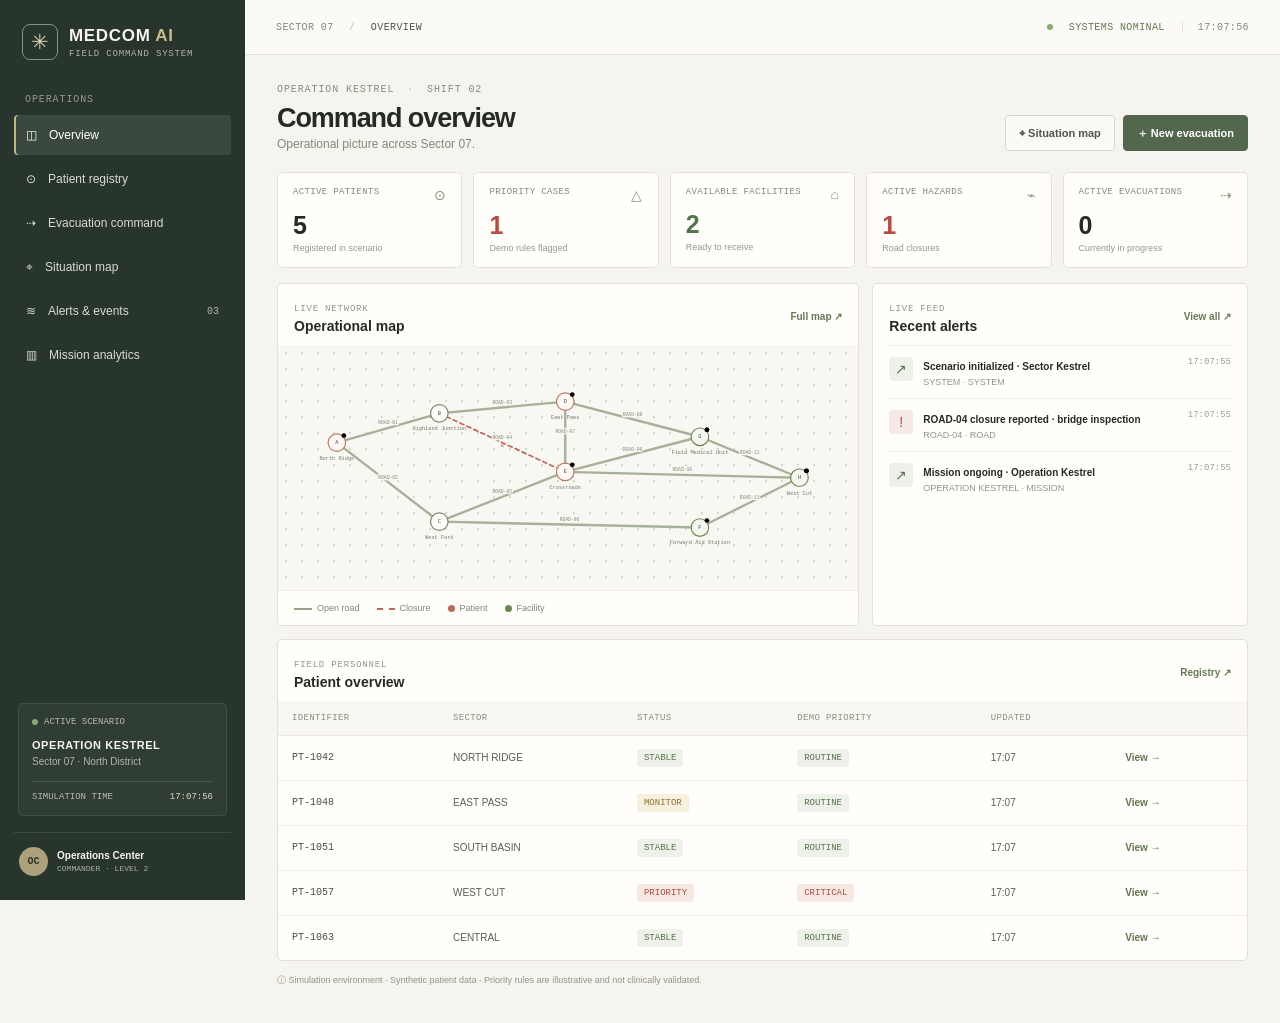
<file: index.html>
<!doctype html><html lang="en"><head><meta charset="utf-8"><meta name="viewport" content="width=device-width, initial-scale=1"><meta name="theme-color" content="#27352c"><title>MEDCOM AI · Command overview</title><link rel="stylesheet" href="style.css"></head>
<body data-page="overview"><aside class="sidebar"><a class="brand" href="index.html"><span class="brand-mark">✳</span><span><b>MEDCOM <i>AI</i></b><small>FIELD COMMAND SYSTEM</small></span></a><div class="nav-label">OPERATIONS</div><nav><a class="nav-link active" href="index.html">◫ <span>Overview</span></a><a class="nav-link" href="patient_registry.html">⊙ <span>Patient registry</span></a><a class="nav-link" href="evacuation_command.html">⇢ <span>Evacuation command</span></a><a class="nav-link" href="situation_map.html">⌖ <span>Situation map</span></a><a class="nav-link" href="alerts_events.html">≋ <span>Alerts & events</span><em id="event-count">02</em></a><a class="nav-link" href="mission_analytics.html">▥ <span>Mission analytics</span></a></nav><div class="sidebar-bottom"><div class="scenario"><small><i></i> ACTIVE SCENARIO</small><b>OPERATION KESTREL</b><span>Sector 07 · North District</span><hr><small>SIMULATION TIME <strong id="clock">--:--:--</strong></small></div><div class="operator"><span>OC</span><div><b>Operations Center</b><small>COMMANDER · LEVEL 2</small></div></div></div></aside>
<main class="main"><header class="topbar"><div>SECTOR 07 <i>/</i> <b>OVERVIEW</b></div><div><span class="system-status"><i></i> SYSTEMS NOMINAL</span><span class="top-clock" id="top-clock">--:--:--</span></div></header><div class="content"><section class="page-head"><div><div class="eyebrow">OPERATION KESTREL <span>·</span> SHIFT 02</div><h1>Command overview</h1><p>Operational picture across Sector 07.</p></div><div class="head-buttons"><a class="button button-light" href="situation_map.html">⌖ Situation map</a><a class="button button-dark" href="evacuation_command.html">＋ New evacuation</a></div></section>
<section class="stats" id="stats"></section><section class="overview-grid"><article class="panel"><div class="panel-heading"><div><small>LIVE NETWORK</small><h2>Operational map</h2></div><a href="situation_map.html" class="link">Full map ↗</a></div><div id="preview-map" class="map preview-map"></div><div class="legend"><span><i class="line"></i>Open road</span><span><i class="line closed"></i>Closure</span><span><i class="dot patient"></i>Patient</span><span><i class="dot facility"></i>Facility</span></div></article><article class="panel"><div class="panel-heading"><div><small>LIVE FEED</small><h2>Recent alerts</h2></div><a href="alerts_events.html" class="link">View all ↗</a></div><div class="alert-list" id="alert-summary"></div></article></section>
<article class="panel table-panel"><div class="panel-heading"><div><small>FIELD PERSONNEL</small><h2>Patient overview</h2></div><a href="patient_registry.html" class="link">Registry ↗</a></div><div class="table-wrap"><table><thead><tr><th>IDENTIFIER</th><th>SECTOR</th><th>STATUS</th><th>DEMO PRIORITY</th><th>UPDATED</th><th></th></tr></thead><tbody id="patient-summary"></tbody></table></div></article><p class="notice">ⓘ Simulation environment · Synthetic patient data · Priority rules are illustrative and not clinically validated.</p></div></main><div id="modal-root"></div><div id="toast" class="toast"></div><script src="simulation.js"></script><script src="app.js" defer></script></body></html>
</file>
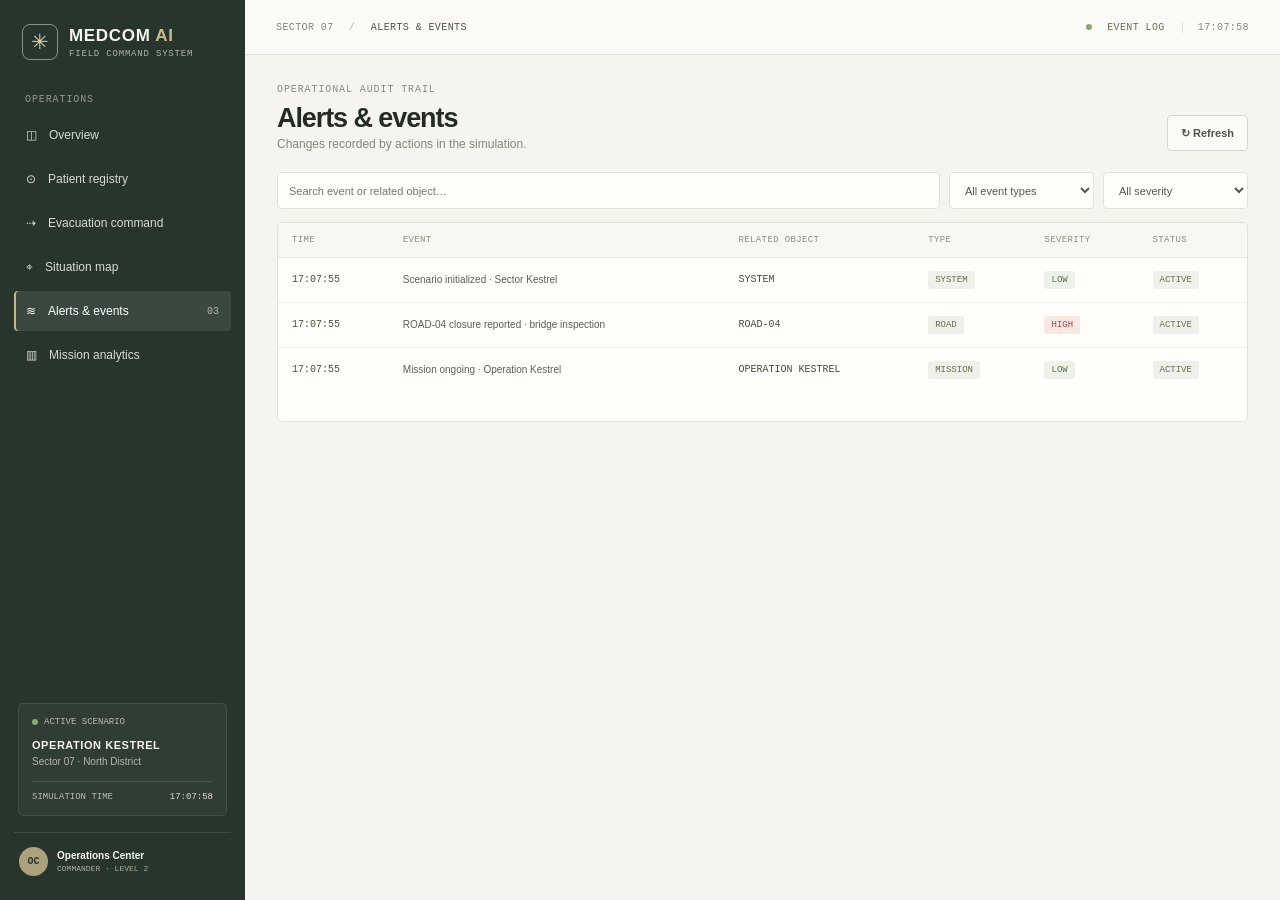
<file: alerts_events.html>
<!doctype html><html lang="en"><head><meta charset="utf-8"><meta name="viewport" content="width=device-width, initial-scale=1"><meta name="theme-color" content="#27352c"><title>MEDCOM AI · Alerts & events</title><link rel="stylesheet" href="style.css"></head>
<body data-page="events"><aside class="sidebar"><a class="brand" href="index.html"><span class="brand-mark">✳</span><span><b>MEDCOM <i>AI</i></b><small>FIELD COMMAND SYSTEM</small></span></a><div class="nav-label">OPERATIONS</div><nav><a class="nav-link" href="index.html">◫ <span>Overview</span></a><a class="nav-link" href="patient_registry.html">⊙ <span>Patient registry</span></a><a class="nav-link" href="evacuation_command.html">⇢ <span>Evacuation command</span></a><a class="nav-link" href="situation_map.html">⌖ <span>Situation map</span></a><a class="nav-link active" href="alerts_events.html">≋ <span>Alerts & events</span><em id="event-count">02</em></a><a class="nav-link" href="mission_analytics.html">▥ <span>Mission analytics</span></a></nav><div class="sidebar-bottom"><div class="scenario"><small><i></i> ACTIVE SCENARIO</small><b>OPERATION KESTREL</b><span>Sector 07 · North District</span><hr><small>SIMULATION TIME <strong id="clock">--:--:--</strong></small></div><div class="operator"><span>OC</span><div><b>Operations Center</b><small>COMMANDER · LEVEL 2</small></div></div></div></aside>
<main class="main"><header class="topbar"><div>SECTOR 07 <i>/</i> <b>ALERTS & EVENTS</b></div><div><span class="system-status"><i></i> EVENT LOG</span><span class="top-clock" id="top-clock">--:--:--</span></div></header><div class="content"><section class="page-head"><div><div class="eyebrow">OPERATIONAL AUDIT TRAIL</div><h1>Alerts & events</h1><p>Changes recorded by actions in the simulation.</p></div><button class="button button-light" id="refresh-events">↻ Refresh</button></section><div class="toolbar"><input id="event-search" type="search" placeholder="Search event or related object…"><select id="event-type"><option value="">All event types</option></select><select id="event-severity"><option value="">All severity</option><option>HIGH</option><option>MEDIUM</option><option>LOW</option></select></div><article class="panel table-panel"><div class="table-wrap"><table><thead><tr><th>TIME</th><th>EVENT</th><th>RELATED OBJECT</th><th>TYPE</th><th>SEVERITY</th><th>STATUS</th></tr></thead><tbody id="event-list"></tbody></table></div></article></div></main><div id="toast" class="toast"></div><script src="simulation.js"></script><script src="app.js" defer></script></body></html>
</file>
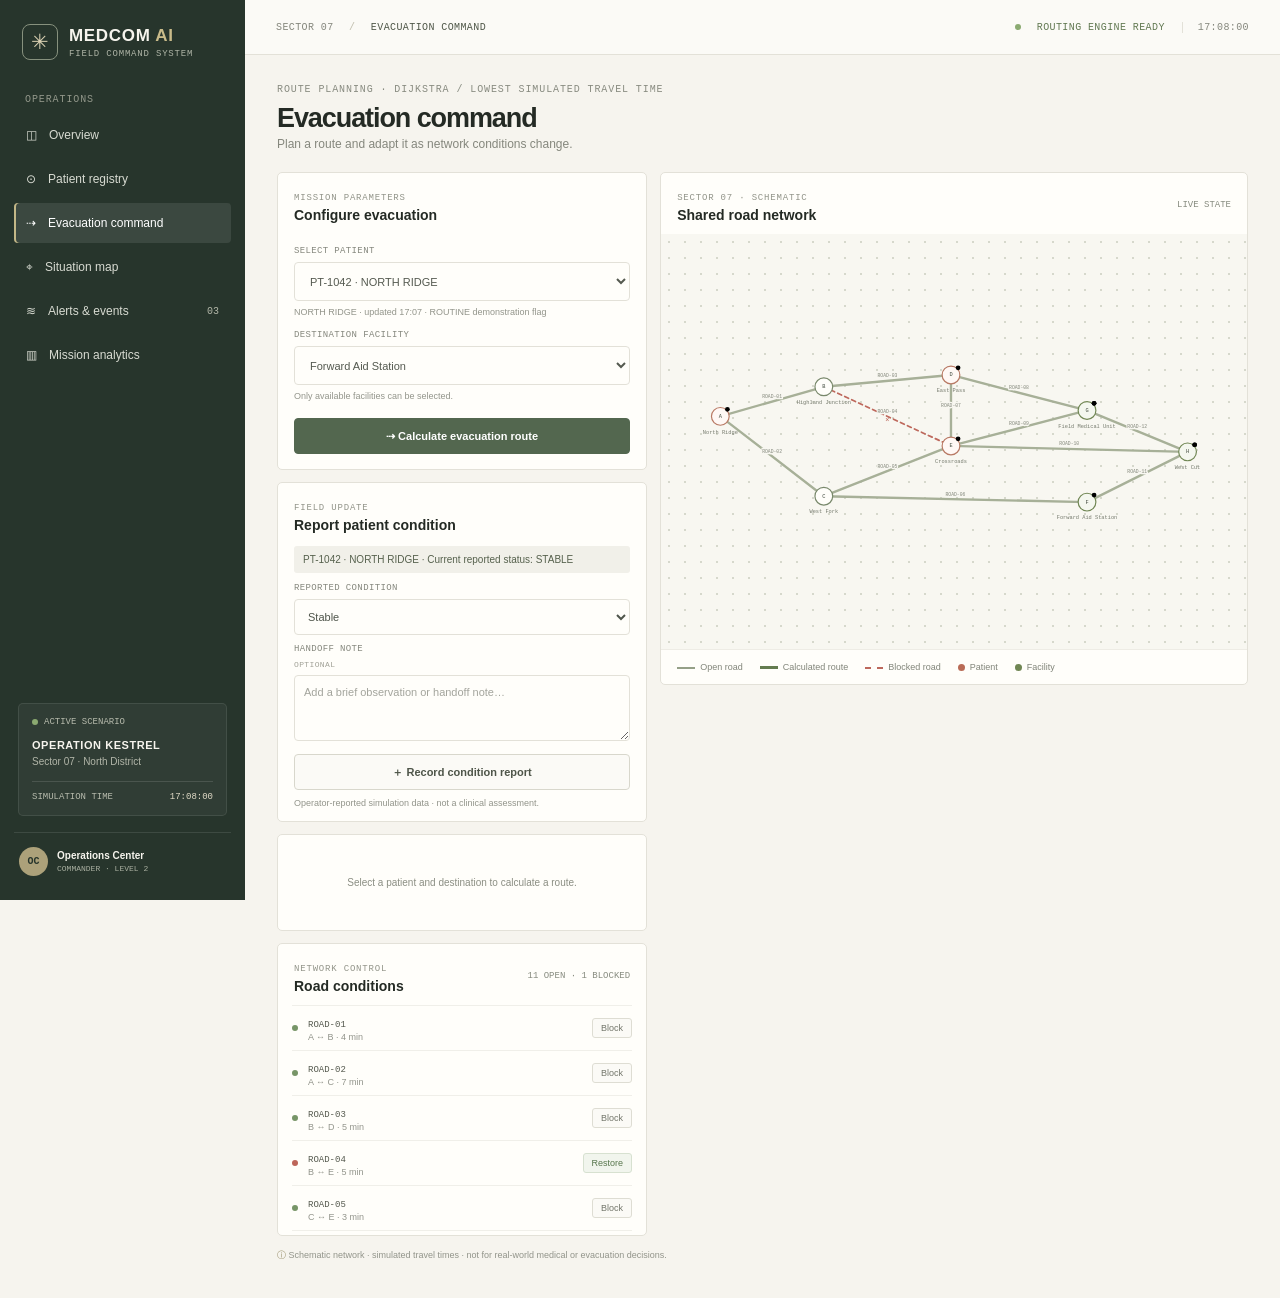
<file: evacuation_command.html>
<!doctype html><html lang="en"><head><meta charset="utf-8"><meta name="viewport" content="width=device-width, initial-scale=1"><meta name="theme-color" content="#27352c"><title>MEDCOM AI · Evacuation command</title><link rel="stylesheet" href="style.css?v=evacuation-missions-3"></head>
<body data-page="evacuation"><aside class="sidebar"><a class="brand" href="index.html"><span class="brand-mark">✳</span><span><b>MEDCOM <i>AI</i></b><small>FIELD COMMAND SYSTEM</small></span></a><div class="nav-label">OPERATIONS</div><nav><a class="nav-link" href="index.html">◫ <span>Overview</span></a><a class="nav-link" href="patient_registry.html">⊙ <span>Patient registry</span></a><a class="nav-link active" href="evacuation_command.html">⇢ <span>Evacuation command</span></a><a class="nav-link" href="situation_map.html">⌖ <span>Situation map</span></a><a class="nav-link" href="alerts_events.html">≋ <span>Alerts & events</span><em id="event-count">02</em></a><a class="nav-link" href="mission_analytics.html">▥ <span>Mission analytics</span></a></nav><div class="sidebar-bottom"><div class="scenario"><small><i></i> ACTIVE SCENARIO</small><b>OPERATION KESTREL</b><span>Sector 07 · North District</span><hr><small>SIMULATION TIME <strong id="clock">--:--:--</strong></small></div><div class="operator"><span>OC</span><div><b>Operations Center</b><small>COMMANDER · LEVEL 2</small></div></div></div></aside>
<main class="main"><header class="topbar"><div>SECTOR 07 <i>/</i> <b>EVACUATION COMMAND</b></div><div><span class="system-status"><i></i> ROUTING ENGINE READY</span><span class="top-clock" id="top-clock">--:--:--</span></div></header><div class="content"><section class="page-head"><div><div class="eyebrow">ROUTE PLANNING · DIJKSTRA / LOWEST SIMULATED TRAVEL TIME</div><h1>Evacuation command</h1><p>Plan a route and adapt it as network conditions change.</p></div></section><div class="evac-grid"><div class="stack"><article class="panel form-panel"><div class="panel-heading"><div><small>MISSION PARAMETERS</small><h2>Configure evacuation</h2></div></div><label>SELECT PATIENT<select id="route-patient"></select><small id="patient-context">Choose a synthetic patient record.</small></label><label>DESTINATION FACILITY<select id="route-facility"></select><small>Only available facilities can be selected.</small></label><button id="calculate-route" class="button button-dark full">⇢ Calculate evacuation route</button></article><article class="panel condition-panel"><div class="panel-heading"><div><small>FIELD UPDATE</small><h2>Report patient condition</h2></div></div><div class="condition-for" id="condition-patient">Select a patient above.</div><label>REPORTED CONDITION<select id="condition-status"><option value="STABLE">Stable</option><option value="MONITOR">Monitor</option><option value="PRIORITY">Priority</option></select></label><label>HANDOFF NOTE <span class="optional">OPTIONAL</span><textarea id="condition-note" maxlength="500" rows="3" placeholder="Add a brief observation or handoff note…"></textarea></label><button id="report-condition" class="button button-light full">＋ Record condition report</button><small class="condition-disclaimer">Operator-reported simulation data · not a clinical assessment.</small></article><article class="panel result-panel" id="route-result"><div class="empty">Select a patient and destination to calculate a route.</div></article><article class="panel"><div class="panel-heading"><div><small>NETWORK CONTROL</small><h2>Road conditions</h2></div><span id="road-count" class="muted"></span></div><div id="road-controls" class="road-controls"></div></article></div><article class="panel map-panel"><div class="panel-heading"><div><small>SECTOR 07 · SCHEMATIC</small><h2>Shared road network</h2></div><span class="muted">LIVE STATE</span></div><div id="evac-map" class="map route-map"></div><div class="legend"><span><i class="line"></i>Open road</span><span><i class="line selected"></i>Calculated route</span><span><i class="line closed"></i>Blocked road</span><span><i class="dot patient"></i>Patient</span><span><i class="dot facility"></i>Facility</span></div></article></div><p class="notice">ⓘ Schematic network · simulated travel times · not for real-world medical or evacuation decisions.</p></div></main><div id="toast" class="toast"></div><script src="simulation.js"></script><script src="app.js?v=evacuation-missions-3" defer></script></body></html>
</file>
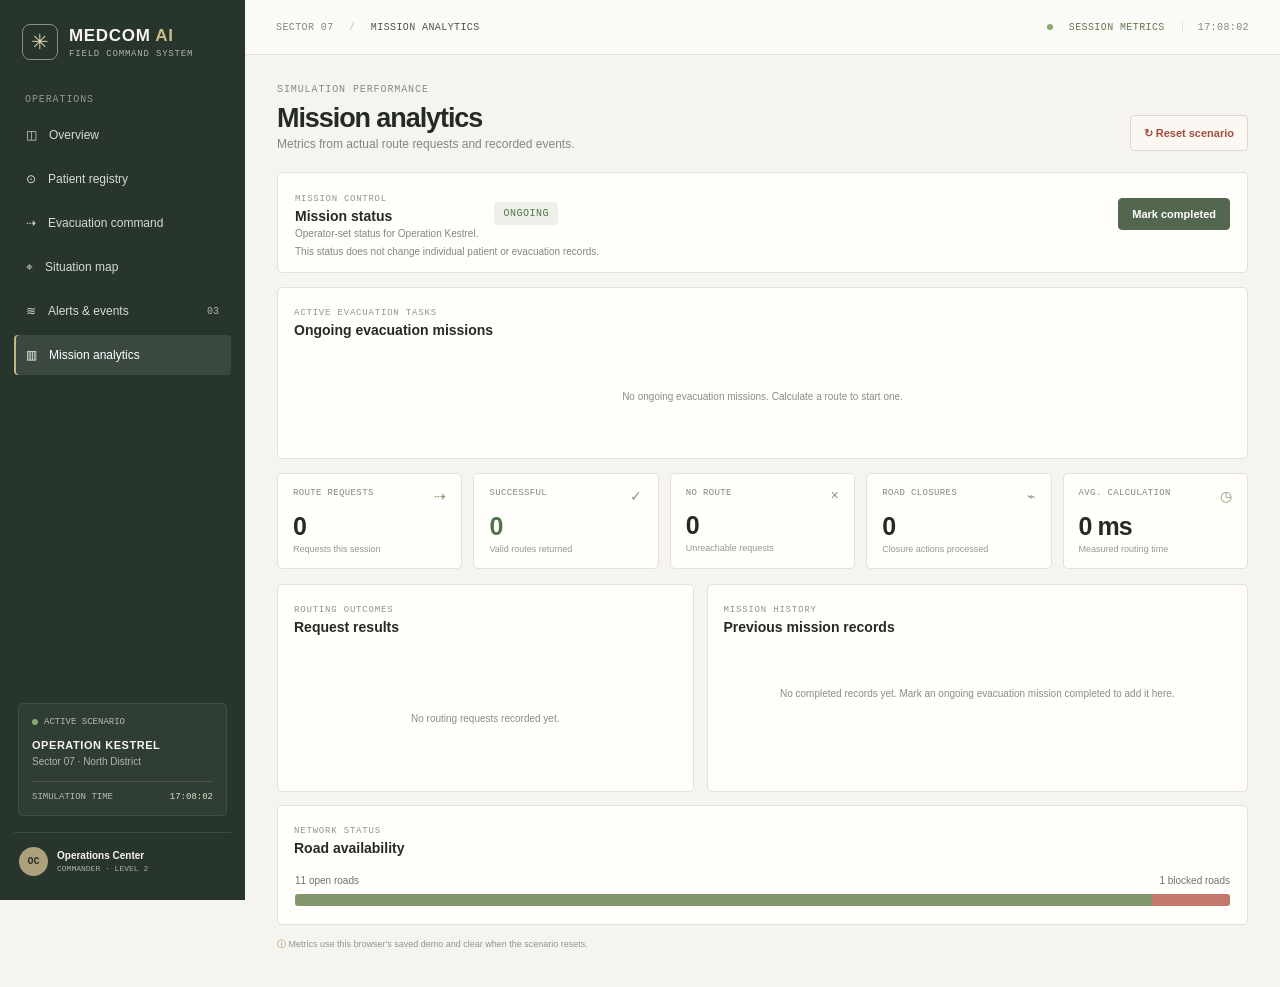
<file: mission_analytics.html>
<!doctype html><html lang="en"><head><meta charset="utf-8"><meta name="viewport" content="width=device-width, initial-scale=1"><meta name="theme-color" content="#27352c"><title>MEDCOM AI · Mission analytics</title><link rel="stylesheet" href="style.css?v=evacuation-missions-3"></head>
<body data-page="analytics"><aside class="sidebar"><a class="brand" href="index.html"><span class="brand-mark">✳</span><span><b>MEDCOM <i>AI</i></b><small>FIELD COMMAND SYSTEM</small></span></a><div class="nav-label">OPERATIONS</div><nav><a class="nav-link" href="index.html">◫ <span>Overview</span></a><a class="nav-link" href="patient_registry.html">⊙ <span>Patient registry</span></a><a class="nav-link" href="evacuation_command.html">⇢ <span>Evacuation command</span></a><a class="nav-link" href="situation_map.html">⌖ <span>Situation map</span></a><a class="nav-link" href="alerts_events.html">≋ <span>Alerts & events</span><em id="event-count">02</em></a><a class="nav-link active" href="mission_analytics.html">▥ <span>Mission analytics</span></a></nav><div class="sidebar-bottom"><div class="scenario"><small><i></i> ACTIVE SCENARIO</small><b>OPERATION KESTREL</b><span>Sector 07 · North District</span><hr><small>SIMULATION TIME <strong id="clock">--:--:--</strong></small></div><div class="operator"><span>OC</span><div><b>Operations Center</b><small>COMMANDER · LEVEL 2</small></div></div></div></aside>
<main class="main"><header class="topbar"><div>SECTOR 07 <i>/</i> <b>MISSION ANALYTICS</b></div><div><span class="system-status"><i></i> SESSION METRICS</span><span class="top-clock" id="top-clock">--:--:--</span></div></header><div class="content"><section class="page-head"><div><div class="eyebrow">SIMULATION PERFORMANCE</div><h1>Mission analytics</h1><p>Metrics from actual route requests and recorded events.</p></div><button class="button button-warn" id="reset-scenario">↻ Reset scenario</button></section><article class="panel mission-control" aria-label="Mission status"><div class="mission-status-main"><div><small>MISSION CONTROL</small><h2>Mission status</h2><p>Operator-set status for Operation Kestrel.</p></div><span id="mission-status-badge" class="mission-badge ongoing">ONGOING</span></div><div class="mission-status-actions"><button type="button" class="button button-dark" data-mission-status="COMPLETED">Mark completed</button></div><p class="mission-status-note">This status does not change individual patient or evacuation records.</p></article><article class="panel ongoing-missions-panel"><div class="panel-heading"><div><small>ACTIVE EVACUATION TASKS</small><h2>Ongoing evacuation missions</h2></div></div><div id="ongoing-missions" class="mission-record-list"></div></article><section class="stats" id="analytics-stats"></section><section class="analytics-grid"><article class="panel"><div class="panel-heading"><div><small>ROUTING OUTCOMES</small><h2>Request results</h2></div></div><div id="outcomes" class="chart-content"></div></article><article class="panel mission-records-panel"><div class="panel-heading"><div><small>MISSION HISTORY</small><h2>Previous mission records</h2></div></div><div id="mission-records" class="mission-record-list"></div></article><article class="panel road-stat-panel"><div class="panel-heading"><div><small>NETWORK STATUS</small><h2>Road availability</h2></div></div><div id="road-stats" class="road-stat"></div></article></section><p class="notice">ⓘ Metrics use this browser's saved demo and clear when the scenario resets.</p></div></main><div id="modal-root"></div><div id="toast" class="toast"></div><script src="simulation.js"></script><script src="app.js?v=evacuation-missions-3" defer></script></body></html>
</file>
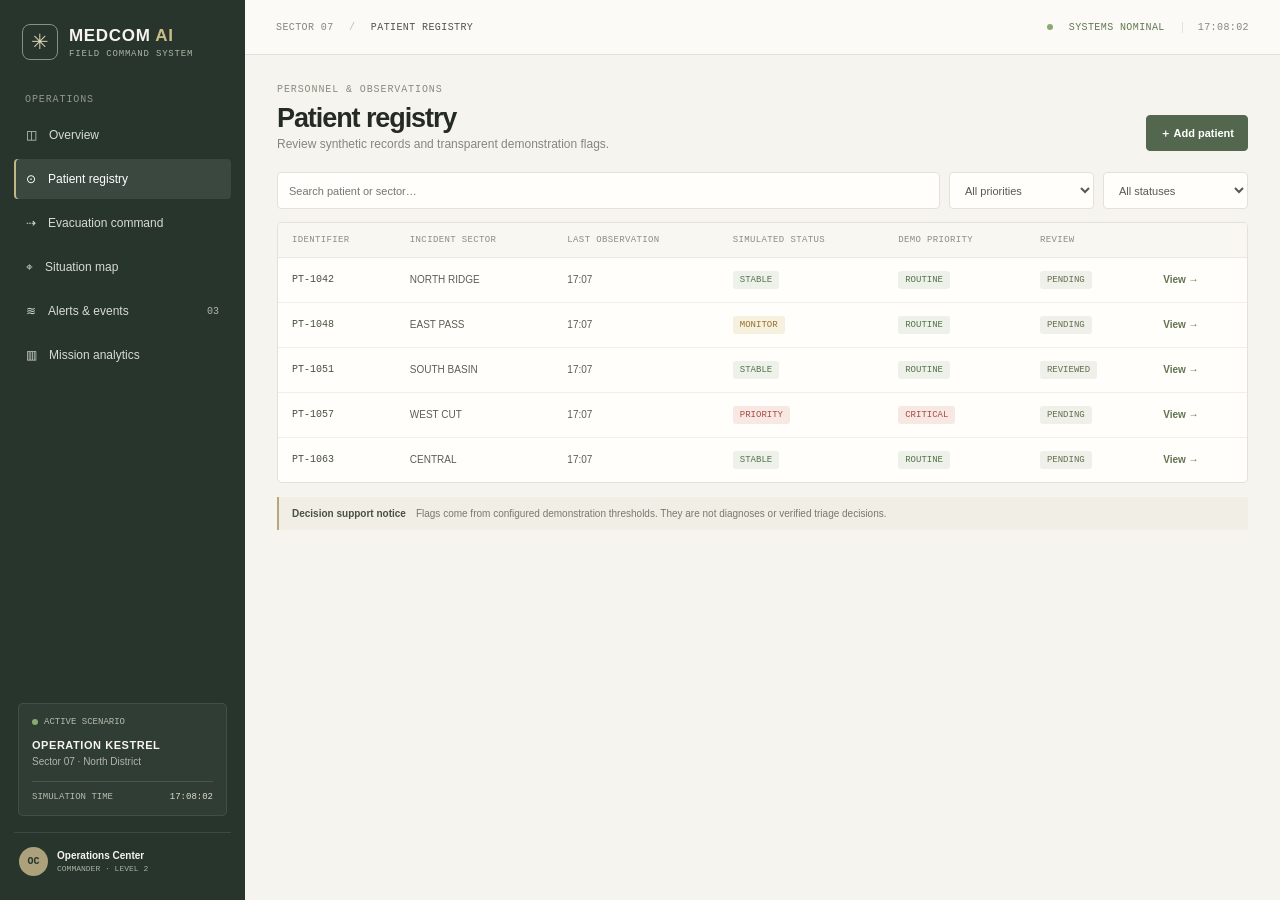
<file: patient_registry.html>
<!doctype html><html lang="en"><head><meta charset="utf-8"><meta name="viewport" content="width=device-width, initial-scale=1"><meta name="theme-color" content="#27352c"><title>MEDCOM AI · Patient registry</title><link rel="stylesheet" href="style.css?v=patient-add-1"></head>
<body data-page="patients"><aside class="sidebar"><a class="brand" href="index.html"><span class="brand-mark">✳</span><span><b>MEDCOM <i>AI</i></b><small>FIELD COMMAND SYSTEM</small></span></a><div class="nav-label">OPERATIONS</div><nav><a class="nav-link" href="index.html">◫ <span>Overview</span></a><a class="nav-link active" href="patient_registry.html">⊙ <span>Patient registry</span></a><a class="nav-link" href="evacuation_command.html">⇢ <span>Evacuation command</span></a><a class="nav-link" href="situation_map.html">⌖ <span>Situation map</span></a><a class="nav-link" href="alerts_events.html">≋ <span>Alerts & events</span><em id="event-count">02</em></a><a class="nav-link" href="mission_analytics.html">▥ <span>Mission analytics</span></a></nav><div class="sidebar-bottom"><div class="scenario"><small><i></i> ACTIVE SCENARIO</small><b>OPERATION KESTREL</b><span>Sector 07 · North District</span><hr><small>SIMULATION TIME <strong id="clock">--:--:--</strong></small></div><div class="operator"><span>OC</span><div><b>Operations Center</b><small>COMMANDER · LEVEL 2</small></div></div></div></aside>
<main class="main"><header class="topbar"><div>SECTOR 07 <i>/</i> <b>PATIENT REGISTRY</b></div><div><span class="system-status"><i></i> SYSTEMS NOMINAL</span><span class="top-clock" id="top-clock">--:--:--</span></div></header><div class="content"><section class="page-head"><div><div class="eyebrow">PERSONNEL & OBSERVATIONS</div><h1>Patient registry</h1><p>Review synthetic records and transparent demonstration flags.</p></div><button class="button button-dark" type="button" data-add-patient>＋ Add patient</button></section><div class="toolbar"><input id="patient-search" type="search" placeholder="Search patient or sector…"><select id="priority-filter"><option value="">All priorities</option><option>CRITICAL</option><option>URGENT</option><option>ROUTINE</option></select><select id="status-filter"><option value="">All statuses</option><option>PRIORITY</option><option>MONITOR</option><option>STABLE</option></select></div><article class="panel table-panel"><div class="table-wrap"><table><thead><tr><th>IDENTIFIER</th><th>INCIDENT SECTOR</th><th>LAST OBSERVATION</th><th>SIMULATED STATUS</th><th>DEMO PRIORITY</th><th>REVIEW</th><th></th></tr></thead><tbody id="patients-table"></tbody></table></div></article><div class="callout"><b>Decision support notice</b><span>Flags come from configured demonstration thresholds. They are not diagnoses or verified triage decisions.</span></div></div></main><div id="modal-root"></div><div id="toast" class="toast"></div><script src="simulation.js"></script><script src="app.js?v=patient-add-1" defer></script></body></html>
</file>
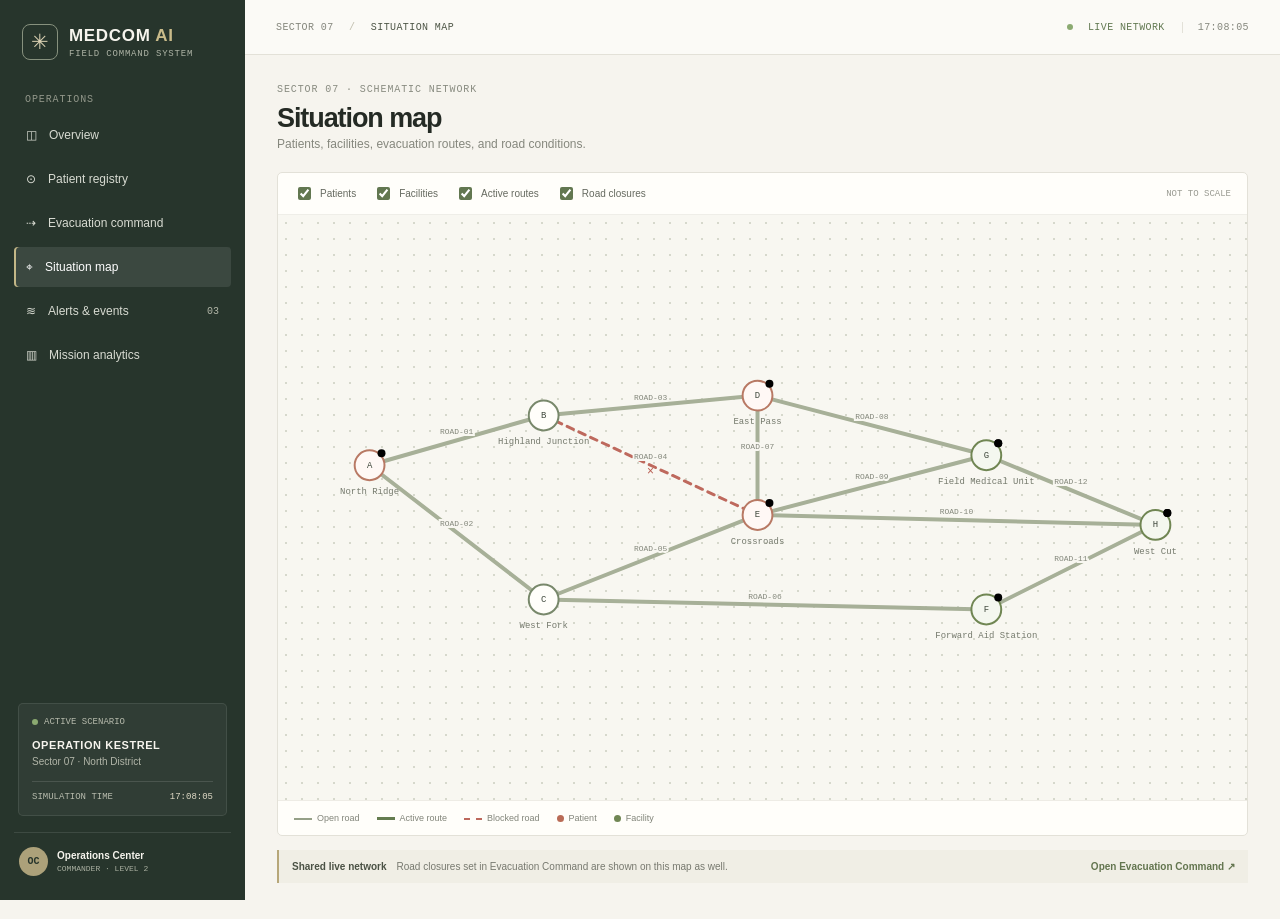
<file: situation_map.html>
<!doctype html><html lang="en"><head><meta charset="utf-8"><meta name="viewport" content="width=device-width, initial-scale=1"><meta name="theme-color" content="#27352c"><title>MEDCOM AI · Situation map</title><link rel="stylesheet" href="style.css"></head>
<body data-page="map"><aside class="sidebar"><a class="brand" href="index.html"><span class="brand-mark">✳</span><span><b>MEDCOM <i>AI</i></b><small>FIELD COMMAND SYSTEM</small></span></a><div class="nav-label">OPERATIONS</div><nav><a class="nav-link" href="index.html">◫ <span>Overview</span></a><a class="nav-link" href="patient_registry.html">⊙ <span>Patient registry</span></a><a class="nav-link" href="evacuation_command.html">⇢ <span>Evacuation command</span></a><a class="nav-link active" href="situation_map.html">⌖ <span>Situation map</span></a><a class="nav-link" href="alerts_events.html">≋ <span>Alerts & events</span><em id="event-count">02</em></a><a class="nav-link" href="mission_analytics.html">▥ <span>Mission analytics</span></a></nav><div class="sidebar-bottom"><div class="scenario"><small><i></i> ACTIVE SCENARIO</small><b>OPERATION KESTREL</b><span>Sector 07 · North District</span><hr><small>SIMULATION TIME <strong id="clock">--:--:--</strong></small></div><div class="operator"><span>OC</span><div><b>Operations Center</b><small>COMMANDER · LEVEL 2</small></div></div></div></aside>
<main class="main"><header class="topbar"><div>SECTOR 07 <i>/</i> <b>SITUATION MAP</b></div><div><span class="system-status"><i></i> LIVE NETWORK</span><span class="top-clock" id="top-clock">--:--:--</span></div></header><div class="content"><section class="page-head"><div><div class="eyebrow">SECTOR 07 · SCHEMATIC NETWORK</div><h1>Situation map</h1><p>Patients, facilities, evacuation routes, and road conditions.</p></div></section><article class="panel map-panel"><div class="map-filters"><label><input type="checkbox" checked data-layer="patients"> Patients</label><label><input type="checkbox" checked data-layer="facilities"> Facilities</label><label><input type="checkbox" checked data-layer="routes"> Active routes</label><label><input type="checkbox" checked data-layer="closures"> Road closures</label><span class="spacer"></span><span>NOT TO SCALE</span></div><div id="situation-map" class="map large-map"></div><div class="legend"><span><i class="line"></i>Open road</span><span><i class="line selected"></i>Active route</span><span><i class="line closed"></i>Blocked road</span><span><i class="dot patient"></i>Patient</span><span><i class="dot facility"></i>Facility</span></div></article><div class="callout"><b>Shared live network</b><span>Road closures set in Evacuation Command are shown on this map as well.</span><a href="evacuation_command.html">Open Evacuation Command ↗</a></div></div></main><div id="toast" class="toast"></div><script src="simulation.js"></script><script src="app.js" defer></script></body></html>
</file>
<file: style.css>
:root{--olive:#27352c;--olive2:#53674f;--khaki:#b7a779;--sand:#e9e2d2;--paper:#f6f4ee;--white:#fffefa;--ink:#242a24;--muted:#777b72;--line:#e3e1d8;--red:#b84b40;--green:#52744e;--mono:Consolas,'Courier New',monospace;--sans:'Segoe UI',Arial,sans-serif}*{box-sizing:border-box}body{margin:0;background:var(--paper);color:var(--ink);font:14px var(--sans)}a{color:inherit;text-decoration:none}button,input,select{font:inherit}.sidebar{position:fixed;inset:0 auto 0 0;width:245px;background:var(--olive);color:#f6f4ed;padding:24px 14px;display:flex;flex-direction:column;z-index:3}.brand{display:flex;gap:11px;align-items:center;padding:0 8px 34px}.brand-mark{width:36px;height:36px;border:1px solid #87917e;border-radius:8px;display:grid;place-items:center;color:#d9d0b2;font-size:21px}.brand b{font-size:17px;letter-spacing:.04em}.brand b i{font-style:normal;color:#c9bb8a}.brand small{display:block;color:#aeb4a6;font:9px var(--mono);letter-spacing:.09em;margin-top:3px}.nav-label,.panel-heading small,.eyebrow{font:10px var(--mono);letter-spacing:.09em;color:#92978a}.nav-label{padding:0 11px 10px}.sidebar nav{display:grid;gap:4px}.nav-link{height:40px;padding:0 12px;border-radius:4px;display:flex;gap:12px;align-items:center;color:#d8dbd2;font-size:12px}.nav-link:hover{background:#ffffff0e}.nav-link.active{background:#ffffff18;box-shadow:inset 2px 0 #c3b787;color:white}.nav-link>span{flex:1}.nav-link em{font:10px var(--mono);color:#b3b7a9;font-style:normal}.sidebar-bottom{margin-top:auto}.scenario{margin:0 4px 16px;padding:13px;background:#ffffff0b;border:1px solid #ffffff17;border-radius:5px}.scenario small{display:flex;justify-content:space-between;align-items:center;color:#b7bbad;font:9px var(--mono)}.scenario small i,.system-status i{width:6px;height:6px;display:inline-block;border-radius:50%;background:#8baa71;margin-right:6px}.scenario small:first-child{justify-content:flex-start}.scenario>b{display:block;margin-top:12px;font-size:11px;letter-spacing:.05em}.scenario>span{display:block;margin-top:5px;color:#b1b5a8;font-size:10px}.scenario hr{border:0;border-top:1px solid #ffffff20;margin:14px 0 10px}.scenario strong{font-weight:500;color:#e2dcc8}.operator{border-top:1px solid #ffffff1a;padding:14px 5px 0;display:flex;align-items:center;gap:9px}.operator>span{width:29px;height:29px;border-radius:50%;background:#aca17a;color:var(--olive);display:grid;place-items:center;font:700 10px var(--mono)}.operator b,.operator small{display:block}.operator b{font-size:10px}.operator small{color:#aab0a1;font:8px var(--mono);margin-top:3px}.main{margin-left:245px;min-height:100vh}.topbar{height:55px;background:#fbfaf6;border-bottom:1px solid var(--line);padding:0 31px;display:flex;justify-content:space-between;align-items:center;color:#85877d;font:10px var(--mono);letter-spacing:.04em}.topbar>div:last-child{display:flex;align-items:center;gap:17px}.topbar i{font-style:normal;color:#c0bdae;margin:0 9px}.topbar b{font-weight:500;color:#4e5647}.system-status{color:#627952}.top-clock{padding-left:15px;border-left:1px solid var(--line)}.content{max-width:1500px;margin:auto;padding:29px 32px 36px}.page-head{display:flex;justify-content:space-between;align-items:flex-end;margin-bottom:21px}.eyebrow{color:#888b80}.eyebrow span{color:#c0bdaE;margin:0 6px}.page-head h1{font-size:27px;letter-spacing:-.04em;margin:8px 0 3px;font-weight:650}.page-head p{margin:0;color:#85877d;font-size:12px}.head-buttons{display:flex;gap:8px}.button{height:36px;border:1px solid #d8d7cc;background:#fbfaf6;color:#4e5549;border-radius:4px;padding:0 13px;display:inline-flex;align-items:center;justify-content:center;gap:7px;font-size:11px;font-weight:600;cursor:pointer}.button:hover{filter:brightness(.97)}.button-dark{background:var(--olive2);border-color:var(--olive2);color:#fff}.button-light{background:#fbfaf6}.button-warn{color:#a24b3f;border-color:#e5d5ce;background:#fbf8f4}.button.full{width:100%;margin-top:4px}.stats{display:grid;grid-template-columns:repeat(5,minmax(0,1fr));gap:11px;margin-bottom:15px}.stat{background:var(--white);border:1px solid var(--line);border-radius:5px;min-height:95px;padding:14px 15px}.stat label{display:flex;justify-content:space-between;color:#85877d;font:9px var(--mono);letter-spacing:.04em}.stat label i{font-style:normal;color:#8c9678;font-size:14px}.stat b{display:block;margin-top:9px;font-size:25px;line-height:1;font-weight:650;letter-spacing:-.04em}.stat b.red{color:var(--red)}.stat b.green{color:var(--green)}.stat small{display:block;color:#96978f;font-size:9px;margin-top:5px}.panel{background:var(--white);border:1px solid var(--line);border-radius:5px;min-width:0;overflow:hidden}.overview-grid{display:grid;grid-template-columns:1.55fr 1fr;gap:13px;margin-bottom:13px}.panel-heading{display:flex;align-items:center;justify-content:space-between;padding:14px 16px 11px}.panel-heading small{color:#929489;font-size:9px}.panel-heading h2{font-size:14px;margin:4px 0 0;font-weight:650}.link{color:#687953;font-size:10px;font-weight:600}.map{background-color:#f8f7f1;background-image:radial-gradient(#d6d8cc .8px,transparent .8px);background-size:16px 16px;padding:5px 12px}.preview-map{height:245px}.map svg{width:100%;height:100%;overflow:visible}.legend{min-height:35px;display:flex;flex-wrap:wrap;align-items:center;gap:8px 17px;padding:7px 16px;border-top:1px solid #eeece5;color:#82857a;font-size:9px}.line{display:inline-block;width:18px;border-top:2px solid #95a087;margin-right:5px;vertical-align:middle}.line.closed{border-top:2px dashed #bd685c}.line.selected{border-top:3px solid #647c4f}.dot{display:inline-block;width:7px;height:7px;border-radius:50%;margin-right:5px;vertical-align:middle}.dot.patient{background:#b96b56}.dot.facility{background:#708653}.alert-list{padding:0 16px}.alert{display:grid;grid-template-columns:25px 1fr auto;gap:9px;padding:11px 0;border-top:1px solid #efeee8;align-items:start}.alert-icon{width:24px;height:24px;border-radius:4px;background:#f7e9e5;color:#aa4c41;display:grid;place-items:center}.alert-icon.low{background:#edf1e9;color:#57734e}.alert-icon.medium{background:#f6f0df;color:#9c762e}.alert b{font-size:10px;line-height:1.4}.alert small{display:block;font-size:9px;color:#92948a;margin-top:3px}.alert time{font:9px var(--mono);color:#9c9c93}.table-wrap{width:100%;overflow:auto}table{width:100%;border-collapse:collapse;text-align:left;white-space:nowrap}thead{background:#f8f7f2}th{height:34px;padding:0 14px;border-bottom:1px solid #eae8e0;color:#8b8d82;font:9px var(--mono);font-weight:400;letter-spacing:.04em}td{height:45px;padding:0 14px;border-bottom:1px solid #f0efe9;color:#5c5f55;font-size:10px}tbody tr:last-child td{border-bottom:0}tbody tr:hover{background:#fbfaf6}.id{font:10px var(--mono);color:#46503f}.pill{display:inline-block;border-radius:3px;padding:4px 7px;background:#eef0e9;color:#65704f;font:9px var(--mono)}.pill.CRITICAL,.pill.HIGH,.pill.PRIORITY{background:#f7e8e4;color:#a94b40}.pill.URGENT,.pill.MEDIUM,.pill.MONITOR{background:#f6f0df;color:#96702b}.pill.ROUTINE,.pill.STABLE,.pill.LOW{background:#edf1e9;color:#56734c}.action{border:0;background:transparent;color:#61744f;font-weight:600;font-size:10px;cursor:pointer}.notice{color:#92948a;font-size:9px;margin:13px 0 0}.notice:first-letter{color:#9b916d}.toolbar{display:flex;gap:9px;margin-bottom:13px}.toolbar input,.toolbar select,.form-panel select{height:37px;border:1px solid var(--line);border-radius:4px;background:var(--white);padding:0 11px;color:#555a50;font-size:11px;outline-color:#9da789}.toolbar input{min-width:240px;flex:1}.toolbar select{min-width:145px}.table-panel{min-height:200px}.callout{margin-top:14px;padding:11px 13px;background:#f0eee5;border-left:2px solid var(--khaki);display:flex;gap:10px;align-items:center;color:#77796f;font-size:10px}.callout b{color:#4a5144}.callout a{margin-left:auto;color:#63754f;font-weight:600;white-space:nowrap}.evac-grid{display:grid;grid-template-columns:minmax(300px,.85fr) minmax(400px,1.35fr);gap:13px;align-items:start}.stack{display:grid;gap:12px}.form-panel{padding:0 16px 15px}.form-panel .panel-heading{padding:14px 0}.form-panel label{display:grid;gap:6px;margin:9px 0 13px;color:#85877d;font:9px var(--mono);letter-spacing:.04em}.form-panel select{width:100%;height:39px;font:11px var(--sans);letter-spacing:normal}.form-panel label small{font:9px var(--sans);letter-spacing:normal;color:#93958b}.result-panel{min-height:95px}.empty{min-height:95px;display:grid;place-content:center;text-align:center;color:#8b8e83;font-size:10px;padding:15px}.route-result{padding:14px 16px}.route-top{display:flex;justify-content:space-between;align-items:center}.route-top b{font-size:12px}.route-top small{display:block;color:#898c80;font-size:9px;margin-top:3px}.route-metrics{display:flex;gap:8px;margin:12px 0}.route-metric{background:#f5f4ee;border-radius:3px;padding:8px;flex:1}.route-metric b{display:block;font-size:14px}.route-metric small{display:block;color:#92948a;font:8px var(--mono);margin-top:3px}.route-sequence{display:flex;gap:6px;flex-wrap:wrap;font:10px var(--mono);color:#5c6651}.road-controls{padding:0 14px 10px;max-height:230px;overflow:auto}.road-row{display:grid;grid-template-columns:8px 1fr auto;align-items:center;gap:8px;padding:8px 0;border-top:1px solid #f0efe9}.road-dot{width:6px;height:6px;border-radius:50%;background:#779567}.road-dot.blocked{background:#bd6559}.road-row b{font:9px var(--mono);color:#55594e}.road-row small{display:block;color:#92948b;font-size:9px;margin-top:2px}.road-toggle{border:1px solid #deddd3;border-radius:3px;background:#fbfaf6;color:#73766b;font-size:9px;padding:4px 8px;cursor:pointer}.road-toggle.restore{color:#58774d;background:#f1f5ed;border-color:#d7e1d0}.route-map{height:415px}.large-map{height:min(65vh,620px);min-height:420px}.map-filters{display:flex;gap:17px;align-items:center;padding:11px 16px;border-bottom:1px solid #efeee8;color:#666a60;font-size:10px}.map-filters label{display:flex;gap:6px;align-items:center;cursor:pointer}.map-filters input{accent-color:#627750}.map-filters .spacer{flex:1}.map-filters>span:last-child{font:9px var(--mono);color:#999a91}.road-group{cursor:pointer}.road-line{stroke:#a7b098;stroke-width:4;stroke-linecap:round}.road-line.blocked{stroke:#be695d;stroke-width:3;stroke-dasharray:7 6}.road-line.selected{stroke:#6f845a;stroke-width:6}.road-hit{stroke:transparent;stroke-width:18;cursor:pointer}.road-label{font:8px var(--mono);fill:#83877b;paint-order:stroke;stroke:#f8f7f1;stroke-width:4px}.map-node{cursor:pointer}.node-circle{fill:#fffefa;stroke:#78886b;stroke-width:2}.node-circle.patient-node{stroke:#b87964;fill:#fff8f5}.node-circle.facility-node{stroke:#708653;fill:#f4f7ef}.node-code{font:9px var(--mono);fill:#414a3e;text-anchor:middle;dominant-baseline:middle}.node-label{font:9px var(--mono);fill:#74796c;text-anchor:middle}.analytics-grid{display:grid;grid-template-columns:1fr 1.3fr;gap:13px}.analytics-grid .panel{min-height:195px}.chart-content{min-height:145px;display:flex;justify-content:center;align-items:center;gap:20px}.donut{width:100px;height:100px;border-radius:50%;background:conic-gradient(#80966e var(--success,0deg),#c2796c var(--success,0deg) 360deg);display:grid;place-items:center}.donut>div{width:70px;height:70px;border-radius:50%;background:white;display:grid;place-content:center;text-align:center}.donut b{font-size:19px}.donut small{font:8px var(--mono);color:#85877d}.chart-legend{font-size:10px;color:#666a60;line-height:2}.chart-legend i{display:inline-block;width:7px;height:7px;border-radius:2px;background:#80966e;margin-right:6px}.chart-legend i.fail{background:#c2796c}.bars{height:145px;display:flex;align-items:end;gap:8px;padding:18px 18px 20px}.bar{flex:1;max-width:32px;background:#9eaa8e;border-radius:3px 3px 0 0;position:relative;min-height:4px}.bar:last-child{background:#6e8258}.bar:hover:after{content:attr(data-ms);position:absolute;top:-17px;left:50%;transform:translateX(-50%);font:8px var(--mono);color:#59634f}.road-stat-panel{grid-column:1/-1;min-height:120px!important}.road-stat{padding:8px 17px 17px}.road-stat-label{display:flex;justify-content:space-between;color:#70746a;font-size:10px;margin-bottom:8px}.road-track{height:12px;background:#eeede7;border-radius:3px;display:flex;overflow:hidden}.road-track span:first-child{background:#82966d}.road-track span:last-child{background:#c2796c}.modal-backdrop{position:fixed;inset:0;background:#161d1880;display:grid;place-items:center;padding:18px;z-index:8}.modal{background:#fffefa;width:min(520px,100%);border-radius:6px;padding:19px;box-shadow:0 15px 60px #0004}.modal h2{margin:4px 0 3px;font-size:18px}.modal-sub{color:#85877d;font-size:10px}.modal-close{float:right;border:0;background:none;font-size:22px;cursor:pointer}.obs-grid{display:grid;grid-template-columns:repeat(4,1fr);gap:7px;margin:15px 0}.obs{background:#f1f0e9;padding:10px;border-radius:3px}.obs small{display:block;color:#8c8f83;font:8px var(--mono)}.obs b{display:block;font-size:15px;margin-top:5px}.flag-box{padding:10px;margin:12px 0;background:#f4eee0;border-left:2px solid #c1a25a;font-size:10px}.flag-box p{margin:5px 0 0;color:#72756c;line-height:1.4}.modal-actions{display:flex;justify-content:flex-end;gap:7px;margin-top:14px}.toast{position:fixed;right:22px;bottom:20px;background:#29362d;color:white;border-radius:4px;padding:12px 15px;font-size:11px;z-index:10;opacity:0;transform:translateY(6px);transition:.2s;pointer-events:none}.toast.show{opacity:1;transform:none}.muted{font:9px var(--mono);color:#878b7f}@media(max-width:1050px){.sidebar{width:215px}.main{margin-left:215px}.content{padding:25px 20px}.stats{gap:7px}.stat{padding:12px}.evac-grid{grid-template-columns:1fr}.route-map{height:380px}}@media(max-width:760px){.sidebar{width:62px;padding:17px 7px}.brand{padding:0 4px 24px}.brand>span:last-child,.nav-label,.nav-link span,.nav-link em,.scenario,.operator>div{display:none}.nav-link{justify-content:center;padding:0;font-size:18px}.operator{justify-content:center;padding-top:12px}.main{margin-left:62px}.overview-grid{grid-template-columns:1fr}.stats{grid-template-columns:repeat(2,minmax(0,1fr))}.stat:last-child:nth-child(odd){grid-column:1/-1}.analytics-grid{grid-template-columns:1fr}.road-stat-panel{grid-column:auto}.page-head{align-items:flex-start;gap:10px}.page-head h1{font-size:23px}.head-buttons{align-self:flex-end;flex-wrap:wrap}.topbar{padding:0 14px}.content{padding:21px 13px}.toolbar{flex-wrap:wrap}.toolbar input{min-width:100%}.toolbar select{flex:1}.map-filters{flex-wrap:wrap;gap:9px 14px}.large-map{height:420px;min-height:360px;padding:6px}.route-map{height:310px}.callout{align-items:flex-start;flex-wrap:wrap;line-height:1.4}.callout a{margin-left:0}.obs-grid{grid-template-columns:repeat(2,1fr)}}

.condition-panel{padding:0 16px 13px}.condition-panel .panel-heading{padding:14px 0 7px}.condition-for{padding:8px 9px;background:#f1f0e9;border-radius:3px;color:#56614d;font-size:10px;margin:6px 0 10px}.condition-panel label{display:grid;gap:6px;margin:9px 0;color:#85877d;font:9px var(--mono);letter-spacing:.04em}.condition-panel select,.condition-panel textarea{width:100%;border:1px solid var(--line);border-radius:4px;background:#fffefa;padding:9px;color:#4f554b;font:11px var(--sans);letter-spacing:normal;outline-color:#9da789}.condition-panel select{height:36px;padding:0 9px}.condition-panel textarea{resize:vertical;min-height:66px;line-height:1.4}.condition-panel textarea::placeholder{color:#a3a49c}.condition-panel .optional{float:right;color:#a1a197;font:8px var(--mono)}.condition-disclaimer{display:block;margin:8px 0 0;color:#92948a;font-size:9px}.condition-panel .button{margin-top:4px}
.mission-control{display:grid;grid-template-columns:1fr auto;gap:7px 20px;align-items:center;padding:15px 17px;margin-bottom:14px}.mission-status-main{display:flex;align-items:center;gap:16px}.mission-status-main small{font:9px var(--mono);letter-spacing:.08em;color:#92978a}.mission-status-main h2{font-size:14px;margin:4px 0}.mission-status-main p,.mission-status-note{font-size:10px;color:#85877d;margin:0}.mission-badge{padding:6px 9px;border-radius:3px;font:10px var(--mono);letter-spacing:.05em}.mission-badge.ongoing{background:#edf1e9;color:#56734c}.mission-badge.completed{background:#e9eee5;color:#455e40}.mission-status-actions{display:flex;gap:7px;justify-content:flex-end}.mission-status-actions .button{height:32px}.mission-status-actions .is-current{box-shadow:inset 0 0 0 1px #879675}.mission-status-note{grid-column:1/-1}@media(max-width:760px){.mission-control{grid-template-columns:1fr}.mission-status-main{justify-content:space-between}.mission-status-actions{justify-content:flex-start}.mission-status-note{grid-column:auto}}
.mission-control[hidden]{display:none!important}
.mission-record-list{display:grid;gap:8px;padding:0 15px 14px;max-height:170px;overflow:auto}.mission-record{display:flex;justify-content:space-between;align-items:center;gap:10px;padding:9px 10px;background:#f8f7f1;border:1px solid var(--line);border-radius:4px}.mission-record-copy{display:grid;gap:4px;min-width:0}.mission-record-copy b{font-size:10px;letter-spacing:.03em}.mission-record-copy small{font-size:9px;color:var(--muted)}.mission-record-meta{display:grid;justify-items:end;gap:5px;flex:none}.mission-record-meta time{font:9px var(--mono);color:#929489}.mission-record-status{padding:4px 6px;border-radius:3px;font:8px var(--mono);letter-spacing:.04em}.mission-record-status.ongoing{background:#edf1e9;color:#56734c}.mission-record-status.completed{background:#e9eee5;color:#455e40}
.patient-entry-modal{max-height:90vh;overflow:auto}.patient-form-grid{display:grid;grid-template-columns:repeat(2,minmax(0,1fr));gap:10px 12px;margin-top:14px}.patient-form-grid label{display:grid;gap:5px;color:#85877d;font:9px var(--mono);letter-spacing:.04em}.patient-form-grid input,.patient-form-grid select{width:100%;height:35px;border:1px solid var(--line);border-radius:4px;background:#fffefa;padding:0 9px;color:#454b42;font:11px var(--sans);letter-spacing:normal;outline-color:#9da789}.patient-form-note{margin:12px 0 0;color:#85877d;font-size:9px;line-height:1.4}.patient-entry-modal .modal-actions{margin-top:14px}@media(max-width:540px){.patient-form-grid{grid-template-columns:1fr}}
.ongoing-missions-panel{margin-bottom:14px}.mission-complete-button{height:28px;padding:0 9px;white-space:nowrap}.mission-result-action{display:flex;align-items:center;justify-content:space-between;gap:10px;margin-top:12px;padding-top:11px;border-top:1px solid var(--line)}.mission-result-action small{color:var(--muted);font-size:10px;line-height:1.4}.mission-result-action .button{flex:none}@media(max-width:540px){.mission-record{align-items:flex-start}.mission-record-meta{align-items:flex-end}.mission-complete-button{font-size:9px;padding:0 7px}.mission-result-action{align-items:flex-start;flex-direction:column}}
.ongoing-missions-panel .mission-record-list{max-height:260px}.mission-record-copy small{line-height:1.4}.mission-record-copy .mission-route-warning{color:var(--red)}
</file>
